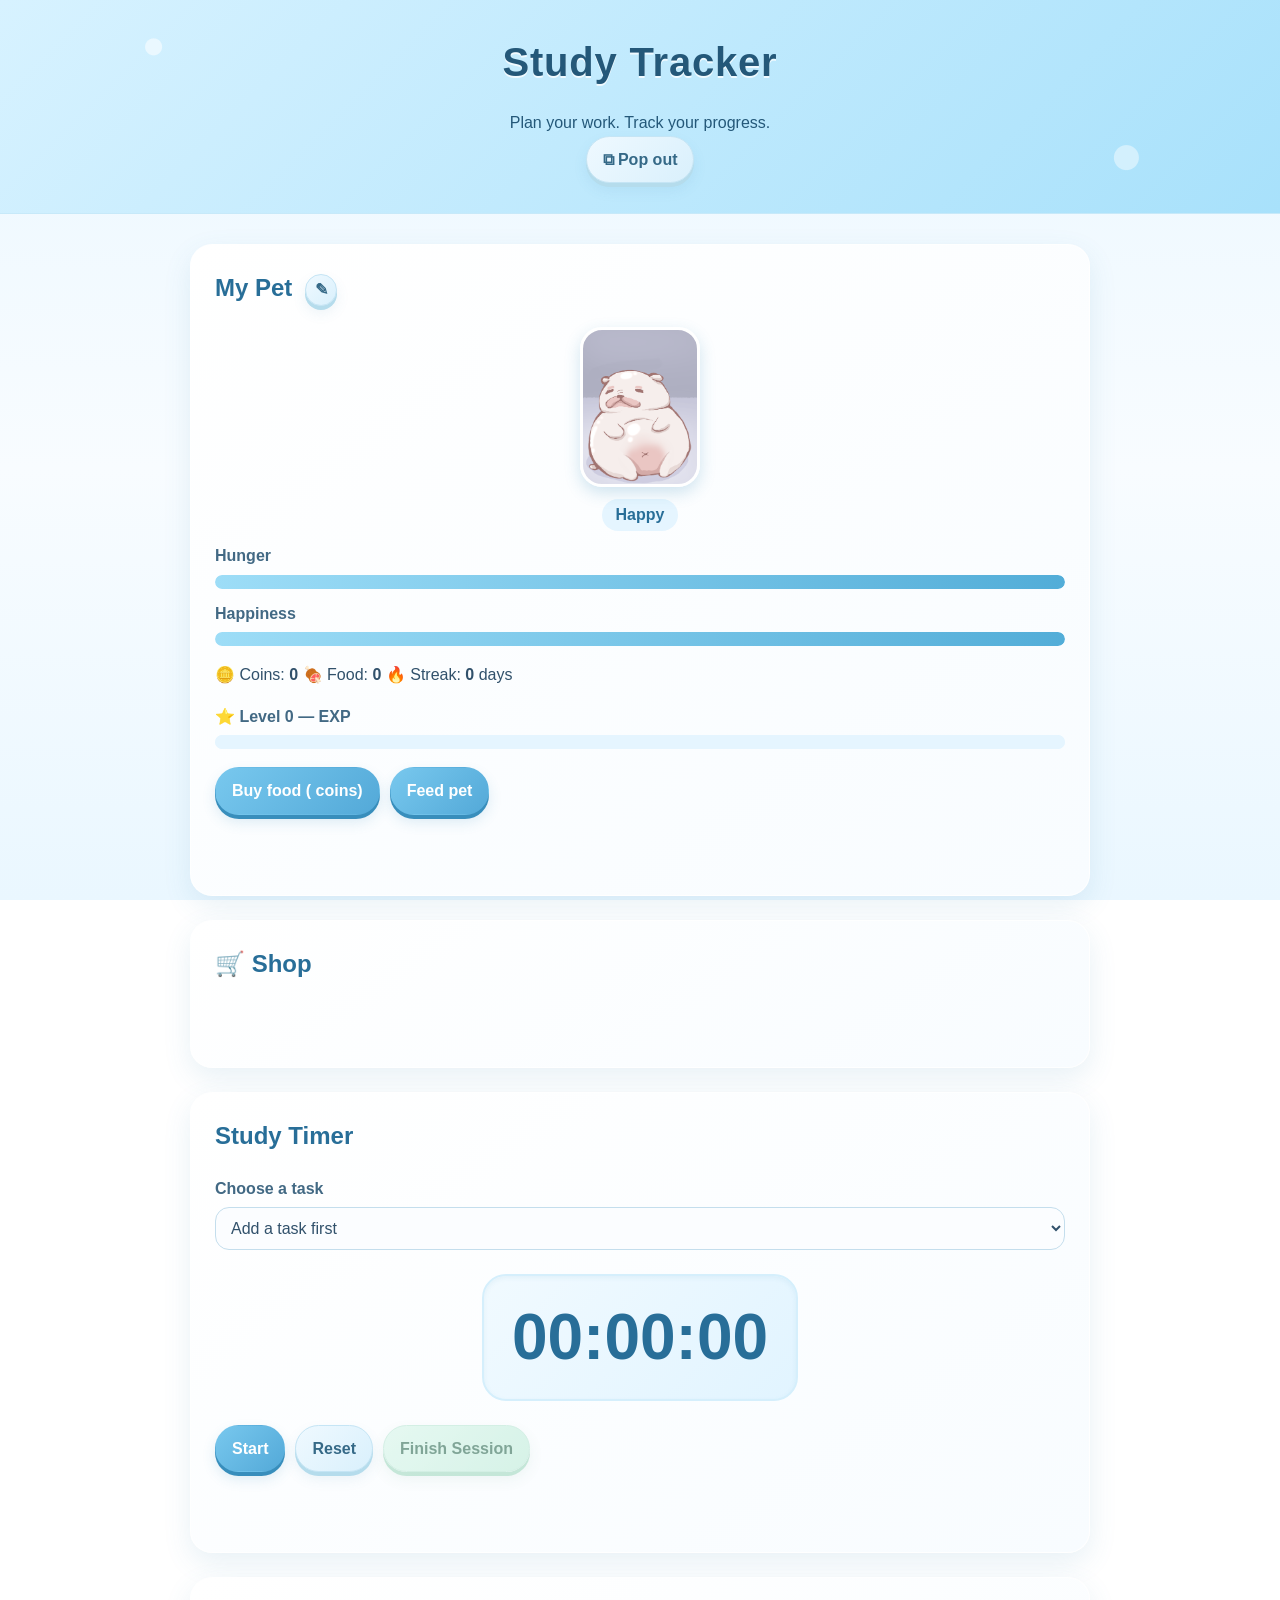
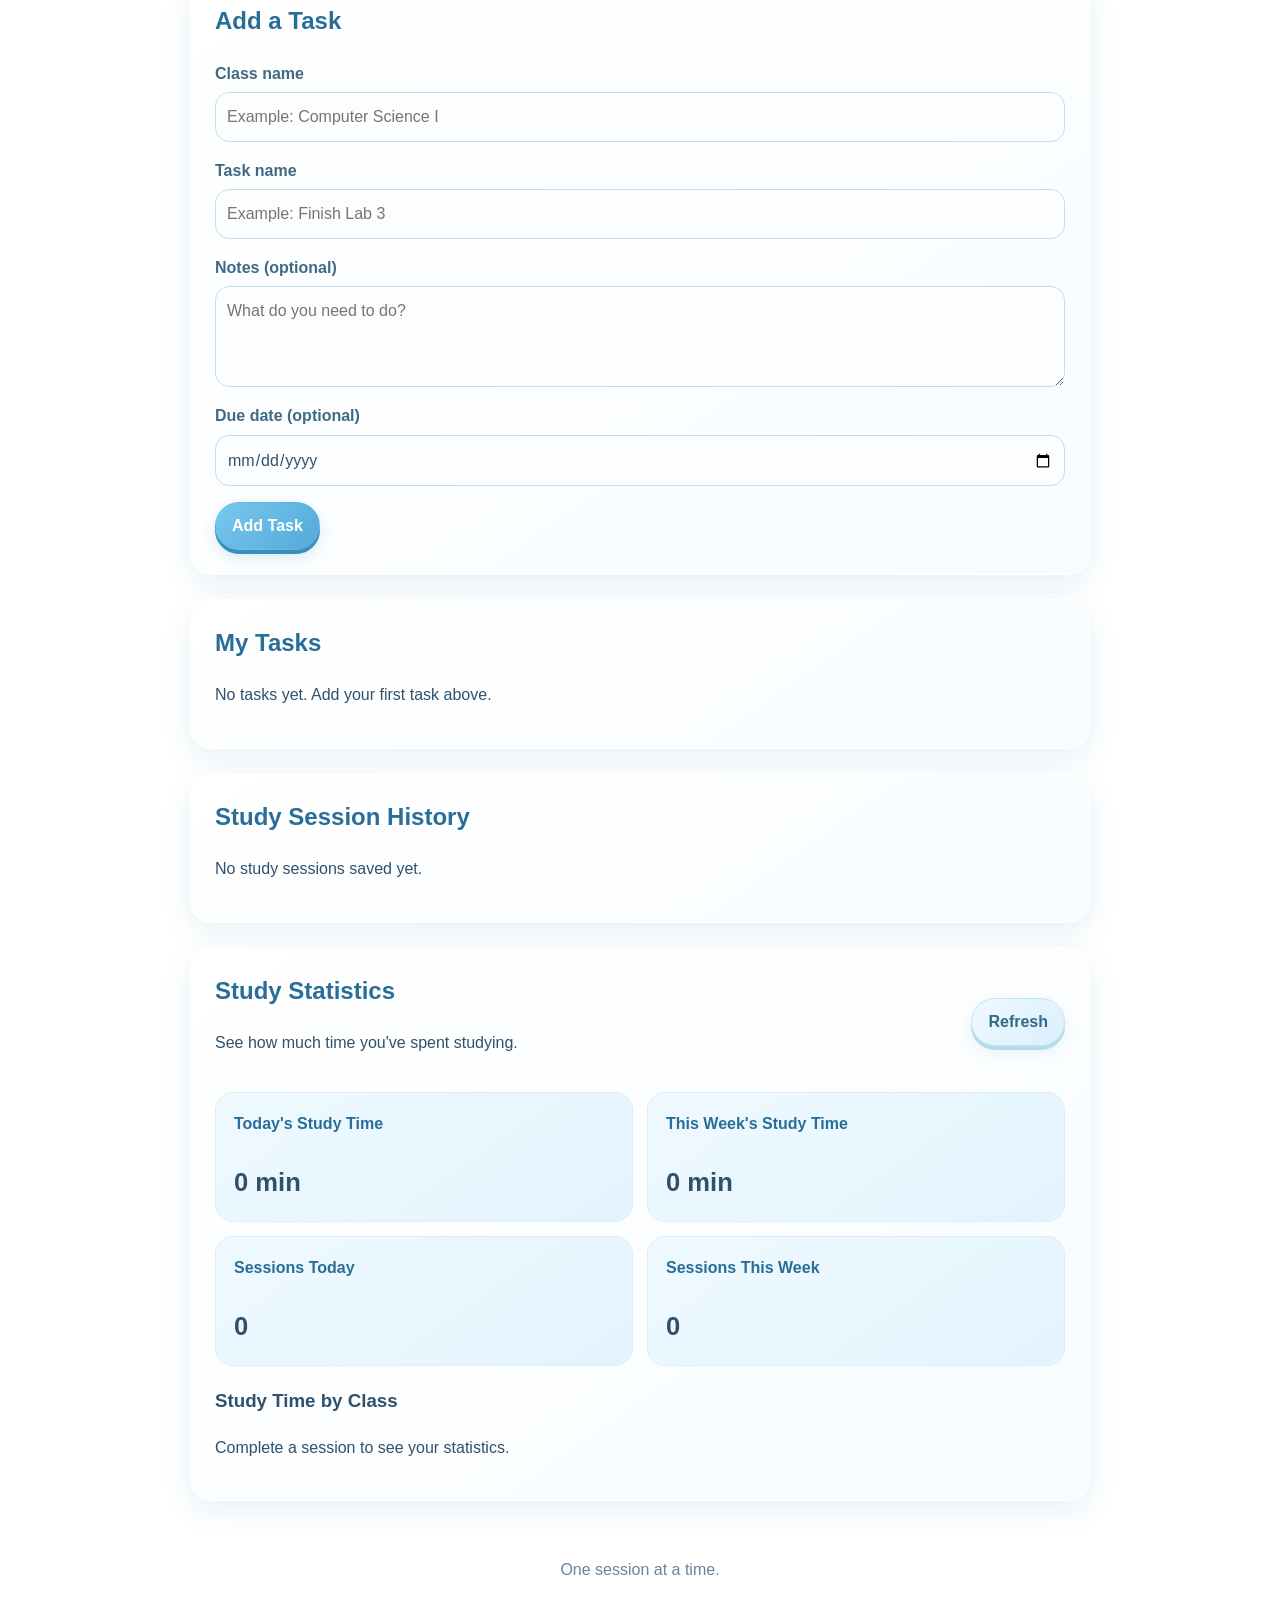
<file: index.html>
<!DOCTYPE html>
<html lang="en">
<head>
    <meta charset="UTF-8">
    <meta name="viewport" content="width=device-width, initial-scale=1.0">
    <title>Study Tracker</title>

    <link rel="stylesheet" href="style.css">

    <script src="storage.js" defer></script>
    <script src="tasks.js" defer></script>
    <script src="timer.js" defer></script>
    <script src="StudyStats.js" defer></script>
    <script src="popup.js" defer></script>
    <script src="pip.js" defer></script>
</head>
<body>
    <header class="page-header">
        <h1>Study Tracker</h1>
        <p>Plan your work. Track your progress.</p>
        <button id="popOutButton" type="button" class="secondary">⧉ Pop out</button>
        <p id="pipStatus" role="status"></p>
    </header>

    <main class="container">
        <section class="card" id="pet">
            <h2>
                My <span id="pet-name">Pet</span>
                <button id="edit-pet-name" class="pet-name-edit secondary" type="button"
                    aria-label="Edit pet name" title="Edit pet name">✎</button>
            </h2>
            <form id="pet-name-form" class="pet-name-form" hidden>
                <input id="pet-name-input" type="text" maxlength="24"
                    placeholder="Give your pet a name" aria-label="Pet name" required>
                <button type="submit">Save</button>
                <button id="cancel-pet-name" class="secondary" type="button">Cancel</button>
            </form>
            <div class="pet-picture">
                <img id="pet-sprite" src="assets/pet.png" alt="Your StudyPet">
            </div>
            <p id="pet-mood">Happy</p>
            <label for="hunger-bar">Hunger</label>
            <progress id="hunger-bar" max="100" value="100"></progress>
            <label for="happiness-bar">Happiness</label>
            <progress id="happiness-bar" max="100" value="100"></progress>

            <p class="pet-extras">
                <span>🪙 Coins: <b id="coins">0</b></span>
                <span>🍖 Food: <b id="food">0</b></span>
                <span>🔥 Streak: <b id="streak">0</b> days</span>
            </p>
            <label for="exp-bar">⭐ Level <b id="level">0</b> — EXP <span id="exp-text"></span></label>
            <progress id="exp-bar" max="100" value="0"></progress>

            <div class="button-row pet-actions">
                <button id="buy-food" type="button">
                    Buy food (<span id="food-cost"></span> coins)
                </button>
                <button id="feed" type="button">Feed pet</button>
            </div>
            <p id="message" class="message" role="status"></p>
        </section>

        <section class="card" id="shop">
            <h2>🛒 Shop</h2>
            <ul id="shopList" class="shop-list"></ul>
            <p id="shopMessage" class="message" role="status"></p>
        </section>

        <section class="card">
            <h2>Study Timer</h2>

            <label for="sessionTask">Choose a task</label>
            <select id="sessionTask">
                <option value="">Add a task first</option>
            </select>

            <div id="timer" role="timer" aria-live="off">00:00:00</div>

            <div class="button-row">
                <button id="startPause" type="button">Start</button>
                <button id="reset" type="button" class="secondary">Reset</button>
                <button id="finishSession" type="button" class="success" disabled>
                    Finish Session
                </button>
            </div>

            <p id="sessionMessage" class="message" aria-live="polite"></p>
        </section>

        <section class="card">
            <h2>Add a Task</h2>

            <form id="taskForm">
                <label for="className">Class name</label>
                <input
                    id="className"
                    type="text"
                    placeholder="Example: Computer Science I"
                    maxlength="100"
                    required
                >

                <label for="taskName">Task name</label>
                <input
                    id="taskName"
                    type="text"
                    placeholder="Example: Finish Lab 3"
                    maxlength="150"
                    required
                >

                <label for="taskNotes">Notes (optional)</label>
                <textarea
                    id="taskNotes"
                    placeholder="What do you need to do?"
                    maxlength="1000"
                    rows="3"
                ></textarea>

                <label for="taskDueDate">Due date (optional)</label>
                <input id="taskDueDate" type="date">

                <button type="submit">Add Task</button>
            </form>
        </section>

        <section class="card">
            <h2>My Tasks</h2>
            <p id="emptyMessage">No tasks yet. Add your first task above.</p>
            <ul id="taskList" class="task-list"></ul>
        </section>

        <section class="card">
            <h2>Study Session History</h2>
            <p id="emptyHistory">No study sessions saved yet.</p>
            <ul id="sessionHistory" class="history-list"></ul>
        </section>

        <section class="card" id="studyStats">
            <div class="section-heading">
                <div>
                    <h2>Study Statistics</h2>
                    <p>See how much time you've spent studying.</p>
                </div>
                <button id="refreshStats" type="button" class="secondary">
                    Refresh
                </button>
            </div>

            <div class="stats-grid">
                <article class="stat-card">
                    <h3>Today's Study Time</h3>
                    <p id="todayTime">0 min</p>
                </article>

                <article class="stat-card">
                    <h3>This Week's Study Time</h3>
                    <p id="weekTime">0 min</p>
                </article>

                <article class="stat-card">
                    <h3>Sessions Today</h3>
                    <p id="todaySessions">0</p>
                </article>

                <article class="stat-card">
                    <h3>Sessions This Week</h3>
                    <p id="weekSessions">0</p>
                </article>
            </div>

            <h3>Study Time by Class</h3>
            <p id="emptyClassStats">Complete a session to see your statistics.</p>
            <ul id="classStats" class="class-stats"></ul>
        </section>
    </main>

    <footer>
        <p>One session at a time.</p>
    </footer>
</body>
</html>
</file>
<file: style.css>
* {
    box-sizing: border-box;
}

:root {
    color-scheme: light;
    --sky-50: #f3faff;
    --sky-100: #e5f5ff;
    --sky-200: #ccecff;
    --sky-300: #a9ddf6;
    --sky-400: #83c9eb;
    --sky-500: #5db2dc;
    --sky-600: #348ab8;
    --sky-700: #286e98;
    --ink: #31516b;
    --muted: #6c8499;
    --line: #d3eaf7;
}

body {
    margin: 0;
    font-family: "Trebuchet MS", Arial, sans-serif;
    line-height: 1.6;
    color: var(--ink);
    background: linear-gradient(180deg, #eaf7ff 0%, #f8fcff 52%, #eaf7ff 100%);
    background-attachment: fixed;
}

.page-header {
    padding: 30px 20px;
    text-align: center;
    color: #245879;
    background:
        radial-gradient(circle at 12% 22%, rgba(255, 255, 255, 0.55) 0 8px, transparent 9px),
        radial-gradient(circle at 88% 74%, rgba(255, 255, 255, 0.45) 0 12px, transparent 13px),
        linear-gradient(135deg, #d7f2ff, #a8e1fb);
    border-bottom: 1px solid #c7e9f9;
}

.page-header h1 {
    margin: 0;
    font-size: clamp(1.8rem, 5vw, 2.5rem);
    letter-spacing: 0.02em;
    text-shadow: 0 2px 0 rgba(255, 255, 255, 0.75);
}

.page-header p {
    margin-bottom: 0;
}

.container {
    width: min(900px, 92%);
    margin: 30px auto;
}

.card {
    margin-bottom: 24px;
    padding: 24px;
    border: 1px solid rgba(255, 255, 255, 0.9);
    border-radius: 22px;
    background: linear-gradient(145deg, #ffffff, #f8fcff);
    box-shadow: 0 10px 28px rgba(69, 139, 177, 0.12);
}

.pip-body {
    margin: 0;
    overflow-y: auto;
    background: var(--sky-50);
}

.pip-body [hidden] {
    display: none !important;
}

.pip-body.pip-compact {
    overflow: hidden;
    background: var(--sky-100);
}

.pip-pet-button {
    position: relative;
    width: 100%;
    height: 100vh;
    padding: 0;
    overflow: hidden;
    border-radius: 24px;
    background-color: transparent;
    box-shadow: none;
    transition: none;
}

.pip-pet-button:hover:not(:disabled) {
    background-color: transparent;
    background-image: url("assets/pet_shadow.png"), url("assets/bg.png");
    background-position: center, center;
    background-repeat: no-repeat, no-repeat;
    background-size: 100% 100%, 100% 100%;
    transform: none;
    box-shadow: none;
}

.pip-pet-button img {
    display: block;
    width: 100%;
    height: 100%;
    object-fit: contain;
}

.pip-pet-button[hidden] {
    display: none;
}

#pipStatus:empty {
    display: none;
}

.pip-body .page-header {
    padding: 8px 12px;
}

.pip-body .page-header h1 {
    font-size: 1.1rem;
}

.pip-body #popOutButton:hover:not(:disabled) {
    background-image: linear-gradient(135deg, #e8f7ff, #d1edfc);
    color: var(--sky-700);
}

.pip-body .page-header p {
    display: none;
}

.pip-body .container {
    width: calc(100% - 16px);
    margin: 8px auto;
}

/* Compact pet card pinned to the top so pet, hunger and EXP stay visible. */
.pip-body #pet {
    position: sticky;
    top: 0;
    z-index: 10;
    display: grid;
    grid-template-columns: 120px 1fr;
    column-gap: 12px;
    align-items: center;
    padding: 12px;
    border-color: #fff;
    border-radius: 18px;
}

.pip-body #pet > * {
    grid-column: 2;
    margin: 0;
}

.pip-body #pet > #message:empty {
    display: none;
}

.pip-body #pet > h2 {
    font-size: 1.1rem;
}

.pip-body #pet > .pet-picture {
    grid-column: 1;
    grid-row: 1 / span 5;
    width: 120px;
    height: 160px;
}

.pip-body #pet > .pet-picture #pet-sprite {
    width: 100%;
    height: 100%;
}

.pip-body #pet > .pet-extras,
.pip-body #pet > label[for="exp-bar"],
.pip-body #pet > #exp-bar,
.pip-body #pet > .pet-actions,
.pip-body #pet > #message {
    grid-column: 1 / -1;
}

.pip-body #pet label {
    margin: 2px 0 0;
    font-size: 0.8rem;
}

.pip-body #pet progress {
    width: 100%;
}

.pip-body #pet .pet-extras {
    display: flex;
    flex-wrap: wrap;
    gap: 4px 12px;
    margin-top: 6px;
    font-size: 0.8rem;
}

.pip-body #pet .pet-actions {
    margin-top: 12px;
}

.pip-placeholder {
    padding: 16px;
}

.pet-picture {
    position: relative;
    width: 120px;
    height: 160px;
    margin: 0 auto 12px;
    overflow: hidden;
    border: 3px solid #fff;
    border-radius: 22px;
    box-shadow: 0 6px 16px rgba(51, 135, 180, 0.22);
}

.pet-picture,
.pip-pet-button {
    background-image: url("assets/pet_shadow.png"), url("assets/bg.png");
    background-position: center, center;
    background-repeat: no-repeat, no-repeat;
    background-size: 100% 100%, 100% 100%;
}

#pet-sprite {
    display: block;
    width: 100%;
    height: 100%;
    object-fit: cover;
}

#pet-mood {
    display: table;
    margin: 4px auto 12px;
    padding: 3px 14px;
    border-radius: 999px;
    background: var(--sky-100);
    color: var(--sky-700);
    font-weight: bold;
}

.shop-list {
    margin: 0;
    padding: 0;
    list-style: none;
}

.shop-item {
    display: flex;
    align-items: center;
    justify-content: space-between;
    gap: 12px;
    margin-bottom: 10px;
    padding: 12px 14px;
    border: 1px solid var(--line);
    border-radius: 16px;
    background: linear-gradient(120deg, #fff, var(--sky-50));
}

h2 {
    margin-top: 0;
    color: var(--sky-700);
    font-size: 1.5rem;
}

.pet-name-edit {
    display: inline-flex;
    width: 32px;
    height: 32px;
    align-items: center;
    justify-content: center;
    margin-left: 6px;
    padding: 0;
    vertical-align: middle;
    font-size: 1rem;
    line-height: 1;
}

.pet-name-edit[hidden],
.pet-name-form[hidden] {
    display: none;
}

.pet-name-form {
    display: flex;
    flex-wrap: wrap;
    align-items: center;
    gap: 8px;
    margin: 0 0 12px;
}

.pet-name-form input {
    flex: 1 1 140px;
    width: auto;
    min-width: 0;
    margin-bottom: 0;
}

.pet-name-form button {
    padding: 7px 12px;
    font-size: 0.9rem;
}

label {
    display: block;
    margin: 12px 0 6px;
    font-weight: bold;
    color: #426984;
}

input,
select,
textarea {
    display: block;
    width: 100%;
    margin-bottom: 16px;
    padding: 11px;
    border: 1px solid #c4deed;
    border-radius: 14px;
    background: #fbfdff;
    color: var(--ink);
    font: inherit;
    transition: border-color 150ms ease, box-shadow 150ms ease, background-color 150ms ease;
}

input:focus,
select:focus,
textarea:focus {
    border-color: var(--sky-500);
    outline: none;
    background: #fff;
    box-shadow: 0 0 0 4px rgba(93, 178, 220, 0.18);
}

textarea {
    resize: vertical;
}

button {
    padding: 10px 16px;
    border: 1px solid transparent;
    border-radius: 999px;
    background-image: linear-gradient(135deg, #78c8ee, #53a9d8);
    color: white;
    font: inherit;
    font-weight: bold;
    cursor: pointer;
    box-shadow: 0 4px 0 #388ebc, 0 7px 14px rgba(52, 138, 184, 0.16);
    transition: transform 150ms ease, box-shadow 150ms ease, background-image 150ms ease;
}

button:hover:not(:disabled) {
    background-image: linear-gradient(135deg, #61b6e2, #3e94c3);
    transform: translateY(-1px);
    box-shadow: 0 5px 0 #2f82ae, 0 9px 18px rgba(52, 138, 184, 0.2);
}

button:active:not(:disabled):not(.pip-pet-button) {
    transform: translateY(2px);
    box-shadow: 0 2px 0 #2f82ae, 0 4px 9px rgba(52, 138, 184, 0.14);
}

button:focus-visible,
input:focus-visible,
select:focus-visible,
textarea:focus-visible {
    outline: 3px solid #3c96c4;
    outline-offset: 3px;
}

button:disabled {
    opacity: 0.58;
    cursor: not-allowed;
    box-shadow: none;
}

button.secondary {
    border-color: #c5e5f5;
    background-image: linear-gradient(135deg, #eff9ff, #d9f0fc);
    color: #356987;
    box-shadow: 0 4px 0 #b5dcec, 0 7px 14px rgba(69, 139, 177, 0.1);
}

button.secondary:hover:not(:disabled) {
    background-image: linear-gradient(135deg, #e8f7ff, #cceafa);
    box-shadow: 0 5px 0 #a6d5e9, 0 9px 18px rgba(69, 139, 177, 0.14);
}

button.success {
    border-color: #b7e5d2;
    background-image: linear-gradient(135deg, #d6f5e8, #bcebd7);
    color: #28664d;
    box-shadow: 0 4px 0 #9ed7bd, 0 7px 14px rgba(49, 132, 95, 0.12);
}

button.success:hover:not(:disabled) {
    background-image: linear-gradient(135deg, #c8efdd, #abe3cc);
    box-shadow: 0 5px 0 #8dcdae, 0 9px 18px rgba(49, 132, 95, 0.16);
}

.button-row {
    display: flex;
    flex-wrap: wrap;
    gap: 10px;
}

.pet-actions {
    margin-top: 18px;
}

#pet .pet-actions + #message:not(:empty) {
    margin-top: 24px;
}

#timer {
    width: fit-content;
    margin: 24px auto;
    padding: 10px 28px;
    border: 2px solid #d5effc;
    border-radius: 24px;
    text-align: center;
    color: var(--sky-700);
    background: linear-gradient(135deg, #f1faff, #e1f4ff);
    font-size: clamp(2.5rem, 8vw, 4rem);
    font-weight: bold;
    font-variant-numeric: tabular-nums;
    box-shadow: inset 0 2px 5px rgba(68, 145, 183, 0.08);
}

.message {
    min-height: 24px;
    color: var(--muted);
}

progress {
    display: block;
    width: 100%;
    height: 14px;
    overflow: hidden;
    border: 0;
    border-radius: 999px;
    background: var(--sky-100);
    accent-color: var(--sky-500);
}

progress::-webkit-progress-bar {
    border-radius: 999px;
    background: var(--sky-100);
}

progress::-webkit-progress-value {
    border-radius: 999px;
    background: linear-gradient(90deg, #9dddf7, #52add8);
}

progress::-moz-progress-bar {
    border-radius: 999px;
    background: linear-gradient(90deg, #9dddf7, #52add8);
}

.task-list,
.history-list,
.class-stats {
    margin: 0;
    padding: 0;
    list-style: none;
}

.task-item,
.history-item,
.class-stats li {
    margin-bottom: 10px;
    padding: 14px;
    border: 1px solid var(--line);
    border-radius: 16px;
    background: linear-gradient(125deg, #fff, var(--sky-50));
    overflow-wrap: anywhere;
}

.task-title {
    font-weight: bold;
}

.task-meta,
.task-notes,
.history-meta {
    color: var(--muted);
}

.task-meta.overdue {
    color: #b64d65;
    font-weight: bold;
    font-size: 0.92rem;
}

.task-notes {
    white-space: pre-wrap;
}

.completed .task-title {
    color: #8298a9;
    text-decoration: line-through;
}

.task-actions {
    display: flex;
    flex-wrap: wrap;
    gap: 8px;
    margin-top: 12px;
}

.task-actions button {
    padding: 7px 12px;
    font-size: 0.9rem;
}

.delete-button {
    border-color: #f2c4cb;
    background-image: linear-gradient(135deg, #f8dce1, #f2c5ce);
    color: #873d4c;
    box-shadow: 0 4px 0 #e7aab5, 0 7px 14px rgba(171, 75, 96, 0.12);
}

.delete-button:hover:not(:disabled) {
    background-image: linear-gradient(135deg, #f4cbd3, #edb3bf);
    box-shadow: 0 5px 0 #db98a5, 0 9px 18px rgba(171, 75, 96, 0.16);
}

.section-heading {
    display: flex;
    flex-wrap: wrap;
    align-items: center;
    justify-content: space-between;
    gap: 12px;
}

.section-heading h2,
.section-heading p {
    margin-top: 0;
}

.stats-grid {
    display: grid;
    grid-template-columns: repeat(2, minmax(0, 1fr));
    gap: 14px;
    margin: 20px 0;
}

.stat-card {
    padding: 18px;
    border: 1px solid #d8effb;
    border-radius: 18px;
    background: linear-gradient(145deg, #eff9ff, #e3f4fd);
}

.stat-card h3 {
    margin-top: 0;
    font-size: 1rem;
    color: var(--sky-700);
}

.stat-card p {
    margin-bottom: 0;
    font-size: 1.6rem;
    font-weight: bold;
}

.class-stats li {
    display: flex;
    justify-content: space-between;
    gap: 16px;
}

footer {
    padding: 10px 20px 24px;
    text-align: center;
    color: var(--muted);
}

@media (max-width: 520px) {
    .card {
        padding: 18px;
        border-radius: 18px;
    }

    .stats-grid {
        grid-template-columns: 1fr;
    }

    .class-stats li {
        flex-direction: column;
        gap: 2px;
    }
}
</file>
